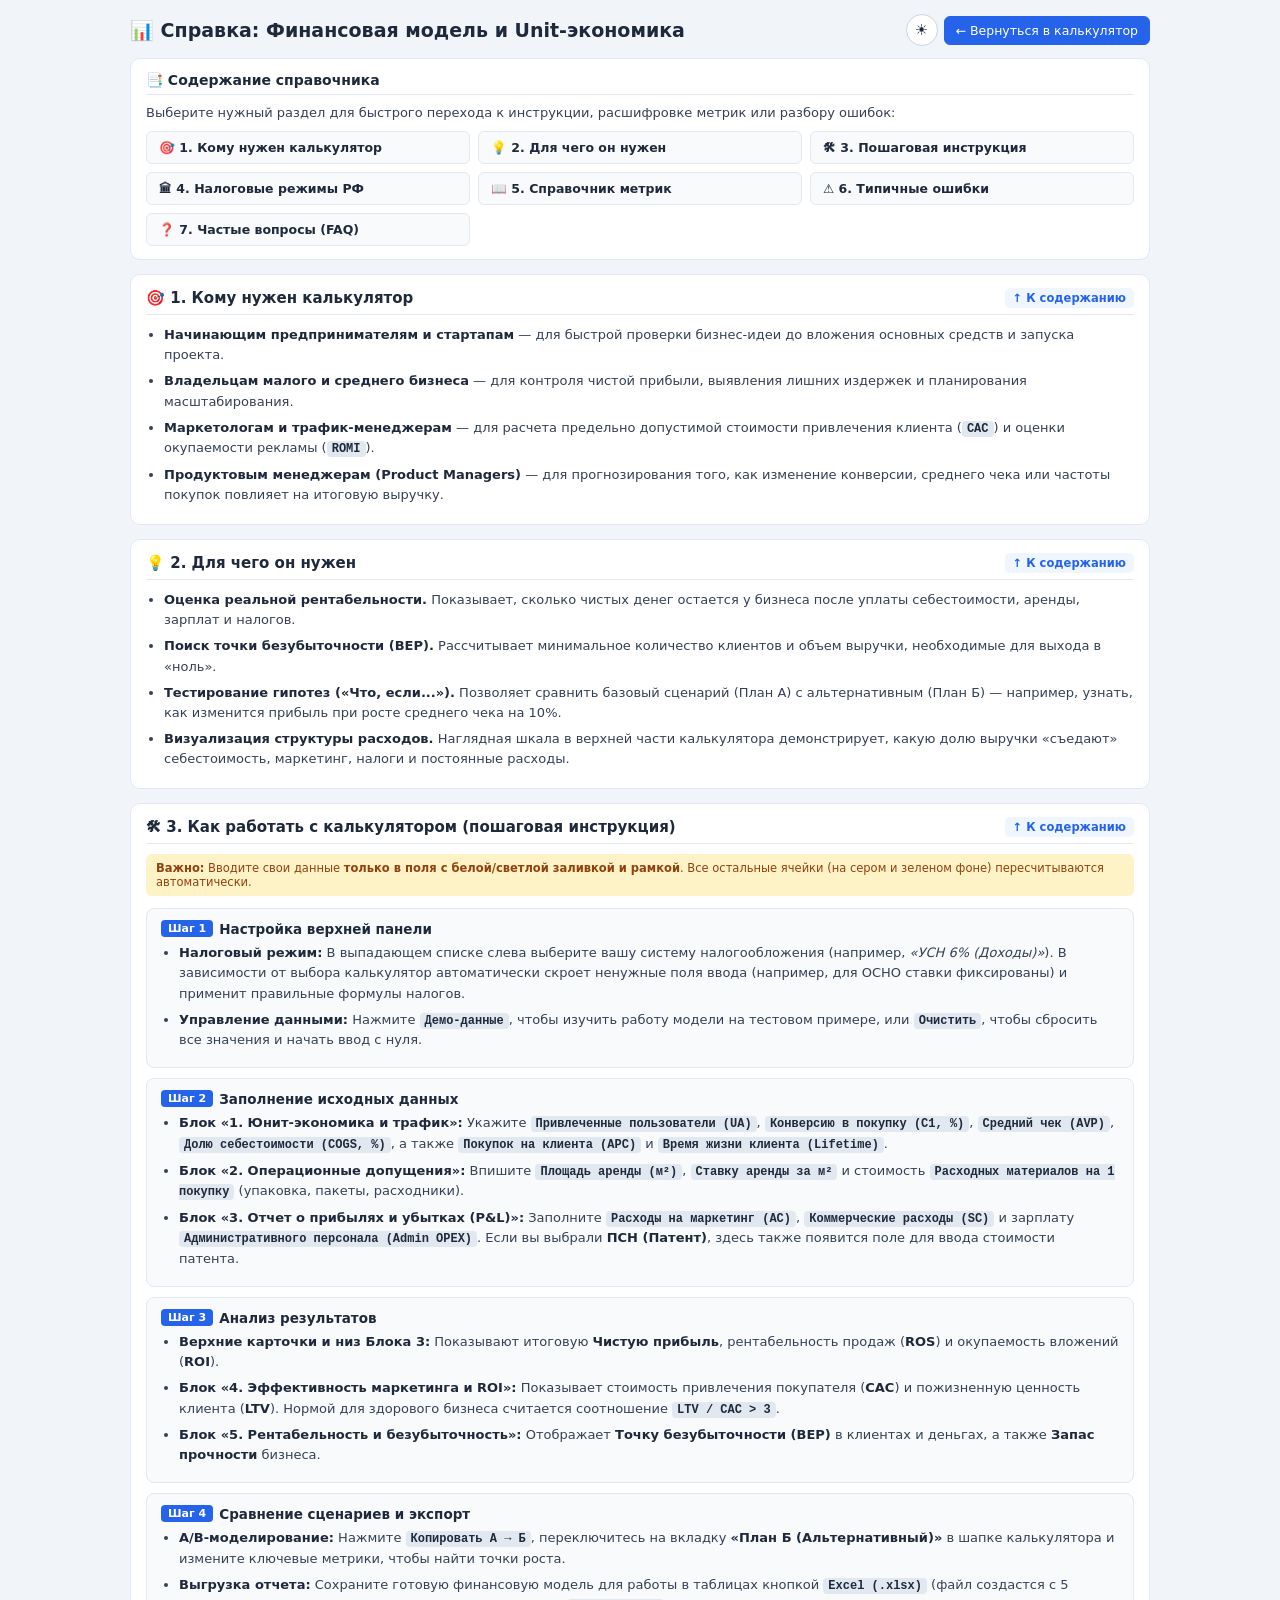
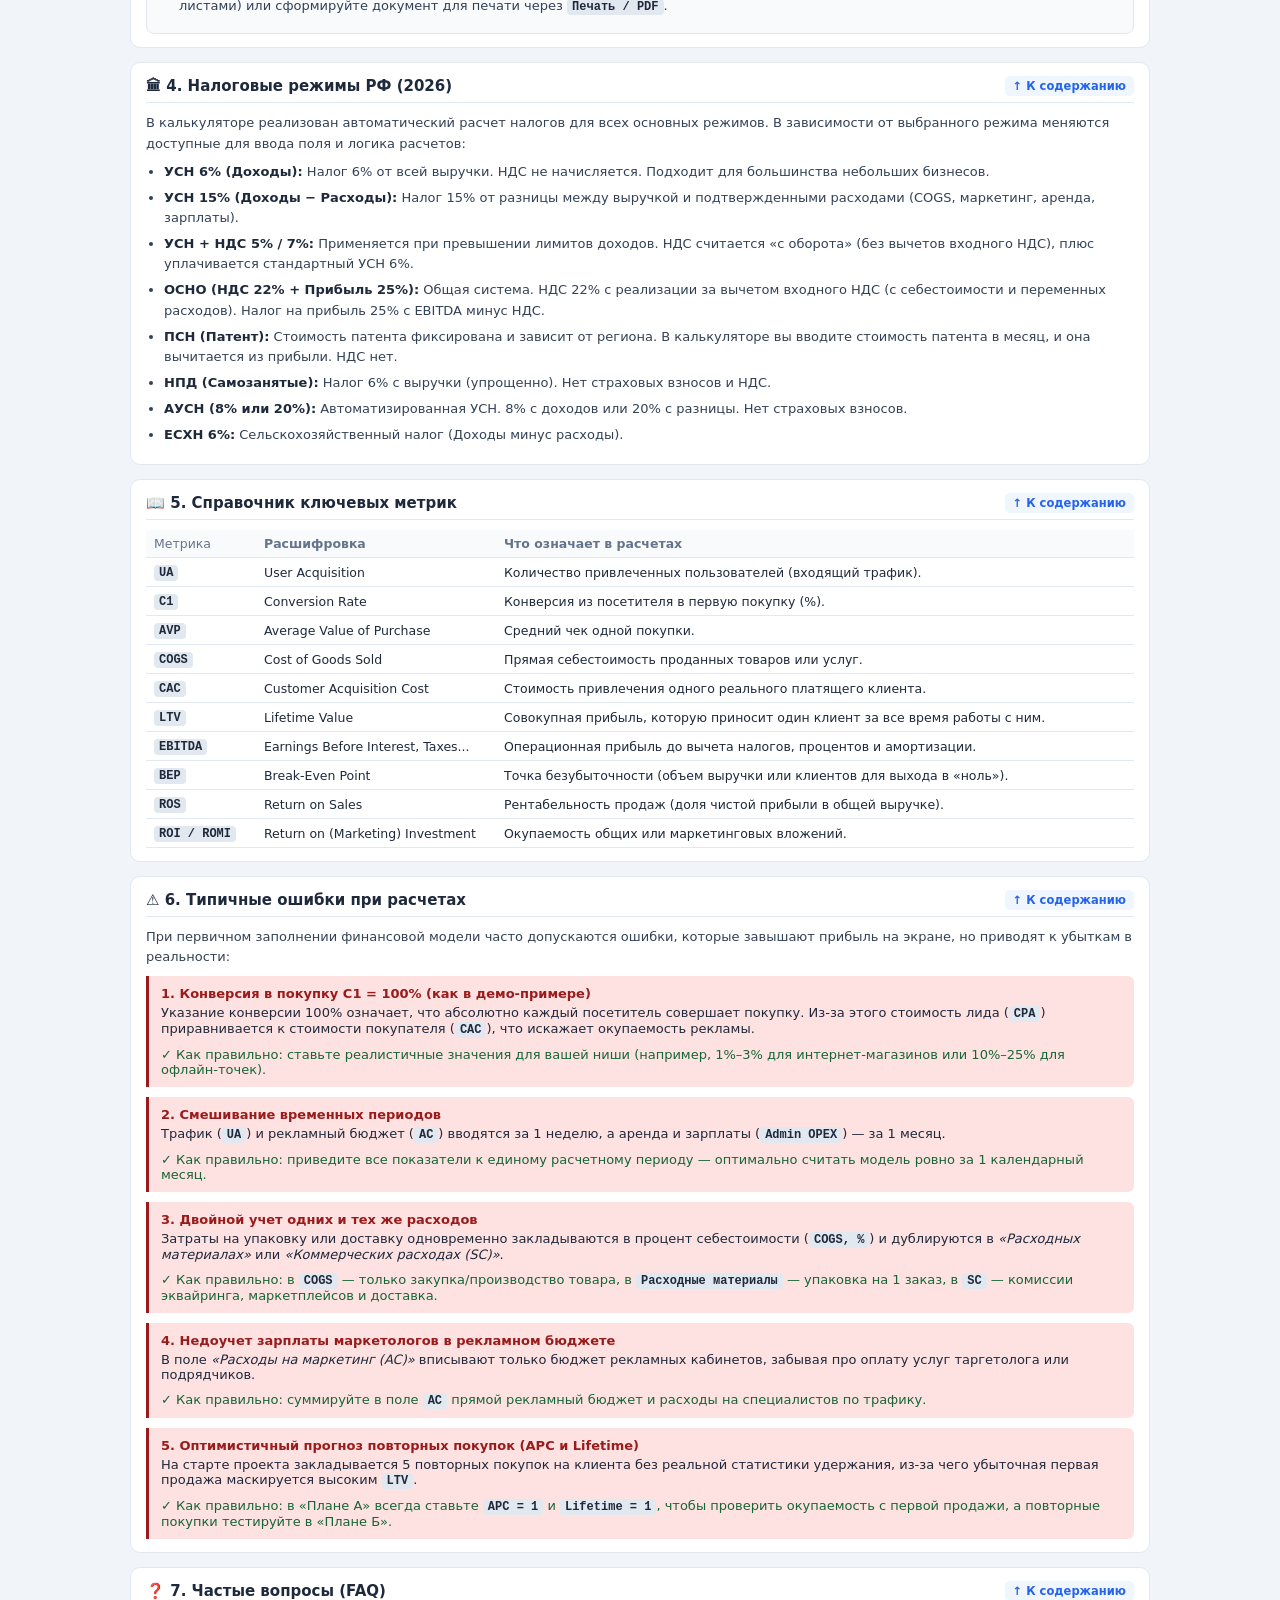
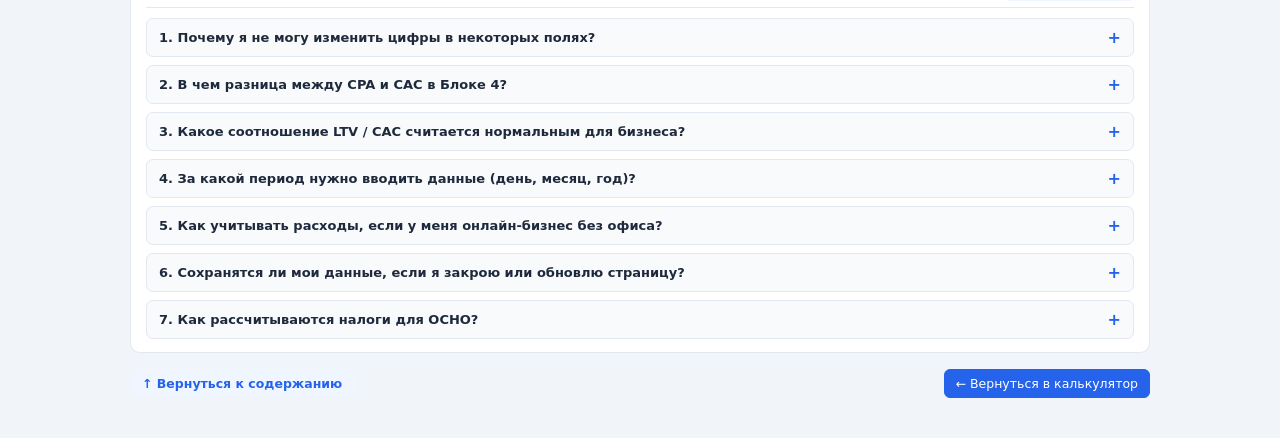
<file: help.html>
<!DOCTYPE html>
<html lang="ru">
<head>
  <meta charset="UTF-8">
  <meta name="viewport" content="width=device-width, initial-scale=1.0">
  <title>Справка — Финансовая модель и Unit-экономика</title>
  <link rel="stylesheet" href="style.css">
  <script>
    (function () {
      try {
        var t = localStorage.getItem('unit_econ_theme');
        if (t === 'light' || t === 'dark') {
          document.documentElement.setAttribute('data-theme', t);
        }
      } catch (e) {}
    })();
  </script>
  <style>
    html { scroll-behavior: smooth; }
    .help-wrapper { max-width: 1020px; margin: 0 auto; padding-bottom: 50px; }
    .help-section { margin-bottom: 14px; scroll-margin-top: 16px; }
    
    /* Заголовок секции с кнопкой возврата к содержанию */
    .sec-head { display: flex; justify-content: space-between; align-items: center; gap: 10px; margin-bottom: 10px; padding-bottom: 6px; border-bottom: 1px solid var(--border); }
    .sec-head h2 { margin: 0 !important; padding: 0 !important; border: none !important; font-size: 15px; }
    .back-toc { font-size: 11.5px; color: var(--primary); text-decoration: none; font-weight: 600; background: var(--primary-bg); padding: 3px 8px; border-radius: 5px; white-space: nowrap; transition: background 0.15s; }
    .back-toc:hover { background: var(--border); }

    /* Оглавление */
    .toc-grid { display: grid; grid-template-columns: repeat(auto-fit, minmax(260px, 1fr)); gap: 8px; margin-top: 6px; }
    .toc-link { display: flex; align-items: center; gap: 8px; padding: 8px 12px; background: var(--bg-subtle); border: 1px solid var(--border); border-radius: 6px; color: var(--text-main); text-decoration: none; font-weight: 600; font-size: 12.5px; transition: all 0.15s; }
    .toc-link:hover { border-color: var(--primary); background: var(--primary-bg); color: var(--primary); }

    /* Текстовые элементы и списки */
    .help-list { padding-left: 18px; line-height: 1.55; color: var(--text-sec); }
    .help-list li { margin-bottom: 6px; }
    .help-list li strong { color: var(--text-main); }
    .help-p { line-height: 1.55; color: var(--text-sec); margin-bottom: 8px; }
    
    /* Шаги инструкции */
    .step-box { background: var(--bg-subtle); border: 1px solid var(--border); border-radius: 8px; padding: 11px 14px; margin-bottom: 10px; }
    .step-box:last-child { margin-bottom: 0; }
    .step-title { font-weight: 700; color: var(--text-main); font-size: 13.5px; margin-bottom: 6px; display: flex; align-items: center; gap: 6px; }
    .badge-step { background: var(--primary); color: #fff; font-size: 11px; padding: 2px 7px; border-radius: 4px; }
    code { background: var(--border); color: var(--text-main); padding: 1px 5px; border-radius: 4px; font-family: ui-monospace, monospace; font-size: 12px; font-weight: 600; }

    /* Карточки ошибок */
    .err-item { border-left: 3px solid var(--danger-text); background: var(--danger-bg); padding: 10px 12px; border-radius: 0 6px 6px 0; margin-bottom: 10px; }
    .err-item:last-child { margin-bottom: 0; }
    .err-title { font-weight: 700; color: var(--danger-text); margin-bottom: 4px; font-size: 13px; }
    .err-fix { margin-top: 5px; padding-top: 5px; border-top: 1px dashed var(--danger-border); color: var(--green-text); font-weight: 500; }

    /* Аккордеон FAQ */
    details.faq-item { border: 1px solid var(--border); border-radius: 7px; margin-bottom: 8px; background: var(--bg-subtle); overflow: hidden; }
    details.faq-item:last-child { margin-bottom: 0; }
    details.faq-item summary { padding: 9px 12px; font-weight: 700; color: var(--text-main); cursor: pointer; list-style: none; display: flex; justify-content: space-between; align-items: center; }
    details.faq-item summary::-webkit-details-marker { display: none; }
    details.faq-item summary::after { content: '+'; font-size: 16px; color: var(--primary); font-weight: 700; }
    details.faq-item[open] summary::after { content: '−'; }
    details.faq-item[open] summary { background: var(--primary-bg); color: var(--primary); border-bottom: 1px solid var(--border); }
    .faq-body { padding: 10px 12px; background: var(--bg-card); line-height: 1.5; color: var(--text-sec); }

    /* Плавающая кнопка к содержанию */
    .floating-toc { position: fixed; bottom: 20px; right: 20px; background: var(--primary); color: #fff; text-decoration: none; padding: 8px 14px; border-radius: 20px; font-weight: 600; font-size: 12.5px; box-shadow: var(--shadow-md); z-index: 999; transition: background 0.15s; }
    .floating-toc:hover { background: var(--primary-hover); }

    /* Адаптивность */
    @media (max-width: 760px) {
      .sec-head { flex-direction: column; align-items: flex-start; gap: 5px; }
      .floating-toc { bottom: 12px; right: 12px; }
    }

    /* Печать */
    @media print {
      .help-wrapper { padding: 0; }
      .floating-toc, .theme-toggle, .no-print { display: none !important; }
      .help-section { page-break-inside: avoid; }
      .toc-grid, .step-box, .err-item, details.faq-item { border: 1px solid #d1d5db !important; background: transparent !important; }
    }
  </style>
</head>
<body>
  <div class="container help-wrapper">
    
    <!-- Верхняя панель навигации -->
    <header class="topbar">
      <div class="title-group">
        <h1>📊 Справка: Финансовая модель и Unit-экономика</h1>
      </div>
      <div class="controls no-print">
        <button type="button" id="themeToggleBtn" class="theme-toggle" title="Переключить тему" aria-label="Переключить тему">
          <span class="icon-sun" aria-hidden="true">☀️</span>
          <span class="icon-moon" aria-hidden="true">🌙</span>
        </button>
        <a href="index.html" style="text-decoration: none;">
          <button type="button" class="primary">← Вернуться в калькулятор</button>
        </a>
      </div>
    </header>

    <!-- Блок Содержания -->
    <section id="toc" class="card help-section">
      <h2>📑 Содержание справочника</h2>
      <p class="help-p">Выберите нужный раздел для быстрого перехода к инструкции, расшифровке метрик или разбору ошибок:</p>
      <div class="toc-grid">
        <a href="#who-needs" class="toc-link">🎯 1. Кому нужен калькулятор</a>
        <a href="#what-for" class="toc-link">💡 2. Для чего он нужен</a>
        <a href="#how-to-use" class="toc-link">🛠 3. Пошаговая инструкция</a>
        <a href="#taxes" class="toc-link">🏛 4. Налоговые режимы РФ</a>
        <a href="#metrics" class="toc-link">📖 5. Справочник метрик</a>
        <a href="#mistakes" class="toc-link">⚠️ 6. Типичные ошибки</a>
        <a href="#faq" class="toc-link">❓ 7. Частые вопросы (FAQ)</a>
      </div>
    </section>

    <!-- 1. Кому нужен калькулятор -->
    <section id="who-needs" class="card help-section">
      <div class="sec-head">
        <h2>🎯 1. Кому нужен калькулятор</h2>
        <a href="#toc" class="back-toc">↑ К содержанию</a>
      </div>
      <ul class="help-list">
        <li><strong>Начинающим предпринимателям и стартапам</strong> — для быстрой проверки бизнес-идеи до вложения основных средств и запуска проекта.</li>
        <li><strong>Владельцам малого и среднего бизнеса</strong> — для контроля чистой прибыли, выявления лишних издержек и планирования масштабирования.</li>
        <li><strong>Маркетологам и трафик-менеджерам</strong> — для расчета предельно допустимой стоимости привлечения клиента (<code>CAC</code>) и оценки окупаемости рекламы (<code>ROMI</code>).</li>
        <li><strong>Продуктовым менеджерам (Product Managers)</strong> — для прогнозирования того, как изменение конверсии, среднего чека или частоты покупок повлияет на итоговую выручку.</li>
      </ul>
    </section>

    <!-- 2. Для чего он нужен -->
    <section id="what-for" class="card help-section">
      <div class="sec-head">
        <h2>💡 2. Для чего он нужен</h2>
        <a href="#toc" class="back-toc">↑ К содержанию</a>
      </div>
      <ul class="help-list">
        <li><strong>Оценка реальной рентабельности.</strong> Показывает, сколько чистых денег остается у бизнеса после уплаты себестоимости, аренды, зарплат и налогов.</li>
        <li><strong>Поиск точки безубыточности (BEP).</strong> Рассчитывает минимальное количество клиентов и объем выручки, необходимые для выхода в «ноль».</li>
        <li><strong>Тестирование гипотез («Что, если...»).</strong> Позволяет сравнить базовый сценарий (План А) с альтернативным (План Б) — например, узнать, как изменится прибыль при росте среднего чека на 10%.</li>
        <li><strong>Визуализация структуры расходов.</strong> Наглядная шкала в верхней части калькулятора демонстрирует, какую долю выручки «съедают» себестоимость, маркетинг, налоги и постоянные расходы.</li>
      </ul>
    </section>

    <!-- 3. Пошаговая инструкция -->
    <section id="how-to-use" class="card help-section">
      <div class="sec-head">
        <h2>🛠 3. Как работать с калькулятором (пошаговая инструкция)</h2>
        <a href="#toc" class="back-toc">↑ К содержанию</a>
      </div>
      
      <div class="alert" style="display: block; margin-top: 0; margin-bottom: 12px;">
        <strong>Важно:</strong> Вводите свои данные <strong>только в поля с белой/светлой заливкой и рамкой</strong>. Все остальные ячейки (на сером и зеленом фоне) пересчитываются автоматически.
      </div>

      <div class="step-box">
        <div class="step-title"><span class="badge-step">Шаг 1</span> Настройка верхней панели</div>
        <ul class="help-list" style="margin-bottom: 0;">
          <li><strong>Налоговый режим:</strong> В выпадающем списке слева выберите вашу систему налогообложения (например, <em>«УСН 6% (Доходы)»</em>). В зависимости от выбора калькулятор автоматически скроет ненужные поля ввода (например, для ОСНО ставки фиксированы) и применит правильные формулы налогов.</li>
          <li><strong>Управление данными:</strong> Нажмите <code>Демо-данные</code>, чтобы изучить работу модели на тестовом примере, или <code>Очистить</code>, чтобы сбросить все значения и начать ввод с нуля.</li>
        </ul>
      </div>

      <div class="step-box">
        <div class="step-title"><span class="badge-step">Шаг 2</span> Заполнение исходных данных</div>
        <ul class="help-list" style="margin-bottom: 0;">
          <li><strong>Блок «1. Юнит-экономика и трафик»:</strong> Укажите <code>Привлеченные пользователи (UA)</code>, <code>Конверсию в покупку (C1, %)</code>, <code>Средний чек (AVP)</code>, <code>Долю себестоимости (COGS, %)</code>, а также <code>Покупок на клиента (APC)</code> и <code>Время жизни клиента (Lifetime)</code>.</li>
          <li><strong>Блок «2. Операционные допущения»:</strong> Впишите <code>Площадь аренды (м²)</code>, <code>Ставку аренды за м²</code> и стоимость <code>Расходных материалов на 1 покупку</code> (упаковка, пакеты, расходники).</li>
          <li><strong>Блок «3. Отчет о прибылях и убытках (P&amp;L)»:</strong> Заполните <code>Расходы на маркетинг (AC)</code>, <code>Коммерческие расходы (SC)</code> и зарплату <code>Административного персонала (Admin OPEX)</code>. Если вы выбрали <strong>ПСН (Патент)</strong>, здесь также появится поле для ввода стоимости патента.</li>
        </ul>
      </div>

      <div class="step-box">
        <div class="step-title"><span class="badge-step">Шаг 3</span> Анализ результатов</div>
        <ul class="help-list" style="margin-bottom: 0;">
          <li><strong>Верхние карточки и низ Блока 3:</strong> Показывают итоговую <strong>Чистую прибыль</strong>, рентабельность продаж (<strong>ROS</strong>) и окупаемость вложений (<strong>ROI</strong>).</li>
          <li><strong>Блок «4. Эффективность маркетинга и ROI»:</strong> Показывает стоимость привлечения покупателя (<strong>CAC</strong>) и пожизненную ценность клиента (<strong>LTV</strong>). Нормой для здорового бизнеса считается соотношение <code>LTV / CAC &gt; 3</code>.</li>
          <li><strong>Блок «5. Рентабельность и безубыточность»:</strong> Отображает <strong>Точку безубыточности (BEP)</strong> в клиентах и деньгах, а также <strong>Запас прочности</strong> бизнеса.</li>
        </ul>
      </div>

      <div class="step-box">
        <div class="step-title"><span class="badge-step">Шаг 4</span> Сравнение сценариев и экспорт</div>
        <ul class="help-list" style="margin-bottom: 0;">
          <li><strong>A/B-моделирование:</strong> Нажмите <code>Копировать А → Б</code>, переключитесь на вкладку <strong>«План Б (Альтернативный)»</strong> в шапке калькулятора и измените ключевые метрики, чтобы найти точки роста.</li>
          <li><strong>Выгрузка отчета:</strong> Сохраните готовую финансовую модель для работы в таблицах кнопкой <code>Excel (.xlsx)</code> (файл создастся с 5 листами) или сформируйте документ для печати через <code>Печать / PDF</code>.</li>
        </ul>
      </div>
    </section>

    <!-- 4. Налоговые режимы -->
    <section id="taxes" class="card help-section">
      <div class="sec-head">
        <h2>🏛 4. Налоговые режимы РФ (2026)</h2>
        <a href="#toc" class="back-toc">↑ К содержанию</a>
      </div>
      <p class="help-p">В калькуляторе реализован автоматический расчет налогов для всех основных режимов. В зависимости от выбранного режима меняются доступные для ввода поля и логика расчетов:</p>
      
      <ul class="help-list">
        <li><strong>УСН 6% (Доходы):</strong> Налог 6% от всей выручки. НДС не начисляется. Подходит для большинства небольших бизнесов.</li>
        <li><strong>УСН 15% (Доходы − Расходы):</strong> Налог 15% от разницы между выручкой и подтвержденными расходами (COGS, маркетинг, аренда, зарплаты).</li>
        <li><strong>УСН + НДС 5% / 7%:</strong> Применяется при превышении лимитов доходов. НДС считается «с оборота» (без вычетов входного НДС), плюс уплачивается стандартный УСН 6%.</li>
        <li><strong>ОСНО (НДС 22% + Прибыль 25%):</strong> Общая система. НДС 22% с реализации за вычетом входного НДС (с себестоимости и переменных расходов). Налог на прибыль 25% с EBITDA минус НДС.</li>
        <li><strong>ПСН (Патент):</strong> Стоимость патента фиксирована и зависит от региона. В калькуляторе вы вводите стоимость патента в месяц, и она вычитается из прибыли. НДС нет.</li>
        <li><strong>НПД (Самозанятые):</strong> Налог 6% с выручки (упрощенно). Нет страховых взносов и НДС.</li>
        <li><strong>АУСН (8% или 20%):</strong> Автоматизированная УСН. 8% с доходов или 20% с разницы. Нет страховых взносов.</li>
        <li><strong>ЕСХН 6%:</strong> Сельскохозяйственный налог (Доходы минус расходы).</li>
      </ul>
    </section>

    <!-- 5. Справочник метрик -->
    <section id="metrics" class="card help-section">
      <div class="sec-head">
        <h2>📖 5. Справочник ключевых метрик</h2>
        <a href="#toc" class="back-toc">↑ К содержанию</a>
      </div>
      <div style="overflow-x: auto;">
        <table class="compare-table">
          <thead>
            <tr>
              <th style="width: 110px;">Метрика</th>
              <th style="width: 240px; text-align: left;">Расшифровка</th>
              <th style="text-align: left;">Что означает в расчетах</th>
            </tr>
          </thead>
          <tbody>
            <tr>
              <td><code>UA</code></td>
              <td style="text-align: left;">User Acquisition</td>
              <td style="text-align: left;">Количество привлеченных пользователей (входящий трафик).</td>
            </tr>
            <tr>
              <td><code>C1</code></td>
              <td style="text-align: left;">Conversion Rate</td>
              <td style="text-align: left;">Конверсия из посетителя в первую покупку (%).</td>
            </tr>
            <tr>
              <td><code>AVP</code></td>
              <td style="text-align: left;">Average Value of Purchase</td>
              <td style="text-align: left;">Средний чек одной покупки.</td>
            </tr>
            <tr>
              <td><code>COGS</code></td>
              <td style="text-align: left;">Cost of Goods Sold</td>
              <td style="text-align: left;">Прямая себестоимость проданных товаров или услуг.</td>
            </tr>
            <tr>
              <td><code>CAC</code></td>
              <td style="text-align: left;">Customer Acquisition Cost</td>
              <td style="text-align: left;">Стоимость привлечения одного реального платящего клиента.</td>
            </tr>
            <tr>
              <td><code>LTV</code></td>
              <td style="text-align: left;">Lifetime Value</td>
              <td style="text-align: left;">Совокупная прибыль, которую приносит один клиент за все время работы с ним.</td>
            </tr>
            <tr>
              <td><code>EBITDA</code></td>
              <td style="text-align: left;">Earnings Before Interest, Taxes...</td>
              <td style="text-align: left;">Операционная прибыль до вычета налогов, процентов и амортизации.</td>
            </tr>
            <tr>
              <td><code>BEP</code></td>
              <td style="text-align: left;">Break-Even Point</td>
              <td style="text-align: left;">Точка безубыточности (объем выручки или клиентов для выхода в «ноль»).</td>
            </tr>
            <tr>
              <td><code>ROS</code></td>
              <td style="text-align: left;">Return on Sales</td>
              <td style="text-align: left;">Рентабельность продаж (доля чистой прибыли в общей выручке).</td>
            </tr>
            <tr>
              <td><code>ROI / ROMI</code></td>
              <td style="text-align: left;">Return on (Marketing) Investment</td>
              <td style="text-align: left;">Окупаемость общих или маркетинговых вложений.</td>
            </tr>
          </tbody>
        </table>
      </div>
    </section>

    <!-- 6. Типичные ошибки при расчетах -->
    <section id="mistakes" class="card help-section">
      <div class="sec-head">
        <h2>⚠️ 6. Типичные ошибки при расчетах</h2>
        <a href="#toc" class="back-toc">↑ К содержанию</a>
      </div>
      <p class="help-p">При первичном заполнении финансовой модели часто допускаются ошибки, которые завышают прибыль на экране, но приводят к убыткам в реальности:</p>

      <div class="err-item">
        <div class="err-title">1. Конверсия в покупку C1 = 100% (как в демо-примере)</div>
        <div>Указание конверсии 100% означает, что абсолютно каждый посетитель совершает покупку. Из-за этого стоимость лида (<code>CPA</code>) приравнивается к стоимости покупателя (<code>CAC</code>), что искажает окупаемость рекламы.</div>
        <div class="err-fix">✓ Как правильно: ставьте реалистичные значения для вашей ниши (например, 1%–3% для интернет-магазинов или 10%–25% для офлайн-точек).</div>
      </div>

      <div class="err-item">
        <div class="err-title">2. Смешивание временных периодов</div>
        <div>Трафик (<code>UA</code>) и рекламный бюджет (<code>AC</code>) вводятся за 1 неделю, а аренда и зарплаты (<code>Admin OPEX</code>) — за 1 месяц.</div>
        <div class="err-fix">✓ Как правильно: приведите все показатели к единому расчетному периоду — оптимально считать модель ровно за 1 календарный месяц.</div>
      </div>

      <div class="err-item">
        <div class="err-title">3. Двойной учет одних и тех же расходов</div>
        <div>Затраты на упаковку или доставку одновременно закладываются в процент себестоимости (<code>COGS, %</code>) и дублируются в <em>«Расходных материалах»</em> или <em>«Коммерческих расходах (SC)»</em>.</div>
        <div class="err-fix">✓ Как правильно: в <code>COGS</code> — только закупка/производство товара, в <code>Расходные материалы</code> — упаковка на 1 заказ, в <code>SC</code> — комиссии эквайринга, маркетплейсов и доставка.</div>
      </div>

      <div class="err-item">
        <div class="err-title">4. Недоучет зарплаты маркетологов в рекламном бюджете</div>
        <div>В поле <em>«Расходы на маркетинг (AC)»</em> вписывают только бюджет рекламных кабинетов, забывая про оплату услуг таргетолога или подрядчиков.</div>
        <div class="err-fix">✓ Как правильно: суммируйте в поле <code>AC</code> прямой рекламный бюджет и расходы на специалистов по трафику.</div>
      </div>

      <div class="err-item">
        <div class="err-title">5. Оптимистичный прогноз повторных покупок (APC и Lifetime)</div>
        <div>На старте проекта закладывается 5 повторных покупок на клиента без реальной статистики удержания, из-за чего убыточная первая продажа маскируется высоким <code>LTV</code>.</div>
        <div class="err-fix">✓ Как правильно: в «Плане А» всегда ставьте <code>APC = 1</code> и <code>Lifetime = 1</code>, чтобы проверить окупаемость с первой продажи, а повторные покупки тестируйте в «Плане Б».</div>
      </div>
    </section>

    <!-- 7. Частые вопросы (FAQ) -->
    <section id="faq" class="card help-section">
      <div class="sec-head">
        <h2>❓ 7. Частые вопросы (FAQ)</h2>
        <a href="#toc" class="back-toc">↑ К содержанию</a>
      </div>

      <details class="faq-item">
        <summary>1. Почему я не могу изменить цифры в некоторых полях?</summary>
        <div class="faq-body">
          В калькуляторе реализована защита от случайного удаления формул. Редактировать можно <strong>только ячейки со светлой заливкой и рамкой</strong> (вводные данные). Остальные поля рассчитываются автоматически.
        </div>
      </details>

      <details class="faq-item">
        <summary>2. В чем разница между CPA и CAC в Блоке 4?</summary>
        <div class="faq-body">
          <strong>CPA</strong> — стоимость привлечения одного потенциального клиента (посетителя/лида). <strong>CAC</strong> — стоимость привлечения одного реального покупателя. Если конверсия (<code>C1</code>) ниже 100%, стоимость покупателя (<code>CAC</code>) всегда будет выше стоимости лида (<code>CPA</code>).
        </div>
      </details>

      <details class="faq-item">
        <summary>3. Какое соотношение LTV / CAC считается нормальным для бизнеса?</summary>
        <div class="faq-body">
          Ориентиром для здоровой бизнес-модели считается показатель <code>LTV / CAC &gt;= 3</code> (клиент приносит минимум в 3 раза больше прибыли, чем потрачено на его привлечение). Если показатель меньше <code>1</code> — бизнес работает в убыток на каждом клиенте.
        </div>
      </details>

      <details class="faq-item">
        <summary>4. За какой период нужно вводить данные (день, месяц, год)?</summary>
        <div class="faq-body">
          Калькулятор универсален, но важно соблюдать <strong>единый временной горизонт</strong> для всех полей. Если трафик и реклама указаны за 1 месяц, то аренда, зарплаты и время жизни клиента также должны быть указаны за 1 месяц.
        </div>
      </details>

      <details class="faq-item">
        <summary>5. Как учитывать расходы, если у меня онлайн-бизнес без офиса?</summary>
        <div class="faq-body">
          В <strong>Блоке 2 («Операционные допущения»)</strong> просто поставьте <code>0</code> в полях <em>«Площадь аренды»</em> и <em>«Ставка аренды»</em>. Если нет затрат на упаковку, также укажите <code>0</code> в поле <em>«Расходные материалы на 1 покупку»</em>.
        </div>
      </details>

      <details class="faq-item">
        <summary>6. Сохранятся ли мои данные, если я закрою или обновлю страницу?</summary>
        <div class="faq-body">
          Чтобы не потерять расчеты при случайном обновлении вкладки, регулярно сохраняйте готовую модель на компьютер кнопкой <code>Excel (.xlsx)</code> или <code>Печать / PDF</code> на верхней панели калькулятора. Также все введенные данные автоматически сохраняются в памяти браузера (localStorage).
        </div>
      </details>

      <details class="faq-item">
        <summary>7. Как рассчитываются налоги для ОСНО?</summary>
        <div class="faq-body">
          В калькуляторе для ОСНО заложена ставка НДС 22% с вычетом входного НДС (по себестоимости и переменным расходам) и налог на прибыль 25% с операционной прибыли (EBITDA) за вычетом НДС.
        </div>
      </details>
    </section>

    <!-- Нижняя навигация -->
    <div style="display: flex; justify-content: space-between; align-items: center; margin-top: 16px;">
      <a href="#toc" class="back-toc" style="padding: 7px 12px; font-size: 12.5px;">↑ Вернуться к содержанию</a>
      <a href="index.html" style="text-decoration: none;">
        <button type="button" class="primary">← Вернуться в калькулятор</button>
      </a>
    </div>

  </div>

  <script>
    // Логика переключения темы для страницы справки
    (function () {
      var THEME_KEY = 'unit_econ_theme';
      
      function getStoredTheme() {
        try { var t = localStorage.getItem(THEME_KEY); if (t === 'light' || t === 'dark') return t; } catch (e) {}
        return null;
      }
      function getSystemTheme() {
        if (window.matchMedia && window.matchMedia('(prefers-color-scheme: dark)').matches) return 'dark';
        return 'light';
      }
      function applyTheme(theme) {
        document.documentElement.setAttribute('data-theme', theme);
        var btn = document.getElementById('themeToggleBtn');
        if (btn) {
          btn.setAttribute('aria-label', theme === 'dark' ? 'Переключить на светлую тему' : 'Переключить на тёмную тему');
          btn.title = theme === 'dark' ? 'Светлая тема' : 'Тёмная тема';
        }
      }

      var stored = getStoredTheme();
      applyTheme(stored || getSystemTheme());

      var btn = document.getElementById('themeToggleBtn');
      if (btn) {
        btn.addEventListener('click', function () {
          var current = document.documentElement.getAttribute('data-theme') || getSystemTheme();
          var next = current === 'dark' ? 'light' : 'dark';
          applyTheme(next);
          try { localStorage.setItem(THEME_KEY, next); } catch (e) {}
        });
      }

      if (window.matchMedia) {
        var mq = window.matchMedia('(prefers-color-scheme: dark)');
        var handler = function () { if (!getStoredTheme()) applyTheme(getSystemTheme()); };
        if (mq.addEventListener) mq.addEventListener('change', handler);
        else if (mq.addListener) mq.addListener(handler);
      }
    })();
  </script>
</body>
</html>
</file>
<file: style.css>
/* =========================================================
   Переменные: Светлая и Тёмная темы
   ========================================================= */
:root,
[data-theme="light"] {
  color-scheme: light;
  --bg-page: #f1f5f9;
  --bg-card: #ffffff;
  --bg-subtle: #f8fafc;
  --border: #e2e8f0;
  --border-input: #cbd5e1;
  
  --text-main: #1e293b;
  --text-sec: #334155;
  --text-muted: #64748b;
  
  --primary: #2563eb;
  --primary-hover: #1d4ed8;
  --primary-bg: #eff6ff;
  
  --green-bg: #dcfce7;
  --green-text: #166534;
  --danger-bg: #fee2e2;
  --danger-text: #991b1b;
  --alert-bg: #fef3c7;
  --alert-text: #92400e;
  
  --shadow-sm: 0 1px 2px rgba(0,0,0,0.05);
  --shadow-md: 0 4px 6px rgba(0,0,0,0.05);
}

[data-theme="dark"] {
  color-scheme: dark;
  --bg-page: #0b1220;
  --bg-card: #121a2b;
  --bg-subtle: #0f1728;
  --border: #243049;
  --border-input: #33415c;
  
  --text-main: #e8edf7;
  --text-sec: #a9b4c8;
  --text-muted: #7b879c;
  
  --primary: #5b8cff;
  --primary-hover: #79a1ff;
  --primary-bg: #1a2745;
  
  --green-bg: #0f2a1d;
  --green-text: #4ade80;
  --danger-bg: #2a1216;
  --danger-text: #f87171;
  --alert-bg: #3b2a10;
  --alert-text: #fbbf24;
  
  --shadow-sm: 0 1px 2px rgba(0,0,0,0.4);
  --shadow-md: 0 4px 12px rgba(0,0,0,0.45);
}

@media (prefers-color-scheme: dark) {
  :root:not([data-theme="light"]):not([data-theme="dark"]) {
    color-scheme: dark;
    --bg-page: #0b1220;
    --bg-card: #121a2b;
    --bg-subtle: #0f1728;
    --border: #243049;
    --border-input: #33415c;
    --text-main: #e8edf7;
    --text-sec: #a9b4c8;
    --text-muted: #7b879c;
    --primary: #5b8cff;
    --primary-hover: #79a1ff;
    --primary-bg: #1a2745;
    --green-bg: #0f2a1d;
    --green-text: #4ade80;
    --danger-bg: #2a1216;
    --danger-text: #f87171;
    --alert-bg: #3b2a10;
    --alert-text: #fbbf24;
    --shadow-sm: 0 1px 2px rgba(0,0,0,0.4);
    --shadow-md: 0 4px 12px rgba(0,0,0,0.45);
  }
}

/* =========================================================
   База
   ========================================================= */
* { box-sizing: border-box; margin: 0; padding: 0; font-family: system-ui, -apple-system, sans-serif; }
html { scroll-behavior: smooth; }
@media (prefers-reduced-motion: reduce) {
  html { scroll-behavior: auto; }
  *, *::before, *::after { animation-duration: 0.001ms !important; transition-duration: 0.001ms !important; }
}

body { 
  background: var(--bg-page); 
  color: var(--text-main); 
  font-size: 13px; 
  padding: 14px; 
  transition: background-color 0.2s, color 0.2s;
}
.container { max-width: 1380px; margin: 0 auto; }

/* Скроллбар */
* { scrollbar-color: var(--border-input) var(--bg-page); scrollbar-width: thin; }
*::-webkit-scrollbar { width: 10px; height: 10px; }
*::-webkit-scrollbar-track { background: var(--bg-page); }
*::-webkit-scrollbar-thumb { background: var(--border-input); border-radius: 6px; }

/* =========================================================
   Шапка и кнопки
   ========================================================= */
.topbar { display: flex; justify-content: space-between; align-items: center; flex-wrap: wrap; gap: 10px; margin-bottom: 12px; }
.title-group { display: flex; align-items: center; flex-wrap: wrap; gap: 12px; }
.topbar h1 { font-size: 19px; font-weight: 700; color: var(--text-main); }
.plan-tabs { display: flex; gap: 4px; background: var(--border); padding: 3px; border-radius: 8px; }
.plan-tabs button { border: none; background: transparent; padding: 5px 10px; border-radius: 6px; font-size: 12px; color: var(--text-sec); cursor: pointer; transition: background 0.15s; }
.plan-tabs button:hover { background: rgba(0,0,0,0.05); }
[data-theme="dark"] .plan-tabs button:hover { background: rgba(255,255,255,0.05); }
.plan-tabs button.active { background: var(--bg-card); color: var(--text-main); font-weight: 700; box-shadow: var(--shadow-sm); }
#btn-copy-ab { background: var(--bg-subtle); color: var(--primary); font-weight: 600; margin-left: 4px; }
#btn-copy-ab:hover { background: var(--primary-bg); }
.print-badge { display: none; font-size: 12px; font-weight: 600; color: var(--text-sec); }

.controls { display: flex; gap: 6px; flex-wrap: wrap; align-items: center; }
select, button { padding: 6px 11px; border: 1px solid var(--border-input); border-radius: 6px; background: var(--bg-card); color: var(--text-main); font-size: 12.5px; cursor: pointer; font-weight: 500; transition: all 0.15s; font-family: inherit; }
select:focus-visible, button:focus-visible { outline: 2px solid var(--primary); outline-offset: 1px; }
button:hover { background: var(--bg-subtle); }
button.primary { background: var(--primary); color: #fff; border-color: var(--primary); }
button.primary:hover { background: var(--primary-hover); }
button.success { background: #16a34a; color: #fff; border-color: #16a34a; }
button.success:hover { background: #15803d; }

/* Переключатель темы */
.theme-toggle { display: inline-flex; align-items: center; justify-content: center; width: 32px; height: 32px; border-radius: 50%; padding: 0; font-size: 15px; }
.theme-toggle .icon-moon { display: none; }
[data-theme="dark"] .theme-toggle .icon-sun { display: none; }
[data-theme="dark"] .theme-toggle .icon-moon { display: inline; }
@media (prefers-color-scheme: dark) {
  :root:not([data-theme="light"]) .theme-toggle .icon-sun { display: none; }
  :root:not([data-theme="light"]) .theme-toggle .icon-moon { display: inline; }
}

/* =========================================================
   KPI и Графика
   ========================================================= */
.kpi-strip { display: grid; grid-template-columns: repeat(4, 1fr); gap: 12px; margin-bottom: 12px; }
.kpi-card { background: var(--bg-card); padding: 10px 14px; border-radius: 10px; border: 1px solid var(--border); display: flex; flex-direction: column; align-items: center; transition: background-color 0.2s, border-color 0.2s; }
.kpi-title { font-size: 11.5px; color: var(--text-muted); font-weight: 600; margin-bottom: 2px; }
.kpi-val { font-size: 18px; font-weight: 700; color: var(--text-main); }

.structure-card { margin-bottom: 12px; padding: 12px 16px !important; }
.structure-header { display: flex; justify-content: space-between; align-items: center; flex-wrap: wrap; gap: 8px; margin-bottom: 8px; }
.structure-header h2 { margin: 0 !important; padding: 0 !important; border: none !important; font-size: 13.5px !important; }
.structure-legend { display: flex; flex-wrap: wrap; gap: 12px; font-size: 11.5px; }
.leg-item { display: flex; align-items: center; gap: 5px; color: var(--text-sec); font-weight: 500; }
.leg-dot { width: 10px; height: 10px; border-radius: 3px; display: inline-block; }
.stacked-bar { display: flex; height: 18px; width: 100%; border-radius: 6px; overflow: hidden; background: var(--border); }
.bar-seg { height: 100%; transition: width 0.25s ease; display: flex; align-items: center; justify-content: center; color: #fff; font-size: 10px; font-weight: 700; overflow: hidden; white-space: nowrap; }

/* =========================================================
   Сетка и карточки
   ========================================================= */
.grid { display: grid; grid-template-columns: repeat(3, 1fr); gap: 12px; align-items: start; margin-bottom: 12px; }
.col { display: flex; flex-direction: column; gap: 12px; }
.card { background: var(--bg-card); border-radius: 10px; padding: 13px 15px; border: 1px solid var(--border); transition: background-color 0.2s, border-color 0.2s; }
.card h2 { font-size: 14px; font-weight: 700; margin-bottom: 8px; padding-bottom: 6px; border-bottom: 1px solid var(--border); color: var(--text-main); }

.row { display: flex; justify-content: space-between; align-items: center; padding: 4.5px 0; gap: 8px; }
.row label, .row .lbl { color: var(--text-sec); }
.row input { width: 105px; padding: 4px 7px; border: 1px solid var(--border-input); border-radius: 5px; text-align: right; font-weight: 600; background: var(--bg-subtle); color: var(--text-main); font-size: 12.5px; transition: border-color 0.15s, background 0.15s; font-family: inherit; }
.row input:focus { outline: none; border-color: var(--primary); background: var(--bg-card); }
.row .val { font-weight: 600; text-align: right; white-space: nowrap; }

hr { border: none; border-top: 1px solid var(--border); margin: 5px 0; }
.row.highlight { background: var(--green-bg); color: var(--green-text); padding: 5px 8px; border-radius: 6px; margin: 3px 0; font-weight: 600; }
.row.highlight .lbl { color: var(--green-text); }
.row.highlight.negative { background: var(--danger-bg); color: var(--danger-text); }
.row.highlight.negative .lbl { color: var(--danger-text); }
.row.total { font-weight: 700; font-size: 13.5px; margin-top: 5px; }
.negative-text { color: var(--danger-text) !important; }
.positive-text { color: var(--green-text) !important; }

.alert { display: none; margin-top: 8px; padding: 7px 10px; background: var(--alert-bg); color: var(--alert-text); border-radius: 6px; font-size: 11.5px; }

/* =========================================================
   Сравнение
   ========================================================= */
.compare-layout { display: grid; grid-template-columns: 1.5fr 1fr; gap: 20px; align-items: center; }
.compare-table { width: 100%; border-collapse: collapse; font-size: 12.5px; }
.compare-table th, .compare-table td { padding: 6px 8px; border-bottom: 1px solid var(--border); text-align: right; }
.compare-table th:first-child, .compare-table td:first-child { text-align: left; font-weight: 500; }
.compare-table th { color: var(--text-muted); font-weight: 600; background: var(--bg-subtle); }

.compare-bars { display: flex; flex-direction: column; gap: 14px; background: var(--bg-subtle); padding: 14px; border-radius: 8px; border: 1px solid var(--border); }
.cbar-group { display: flex; flex-direction: column; gap: 5px; }
.cbar-title { font-size: 12px; font-weight: 700; color: var(--text-sec); }
.cbar-row { display: flex; align-items: center; gap: 8px; font-size: 11.5px; }
.cbar-label { width: 52px; font-weight: 600; color: var(--text-muted); }
.cbar-track { flex: 1; height: 14px; background: var(--border); border-radius: 4px; overflow: hidden; }
.cbar-fill { height: 100%; border-radius: 4px; transition: width 0.25s; }
.cbar-fill.plan-a { background: #3b82f6; }
.cbar-fill.plan-b { background: #10b981; }
.cbar-val { width: 95px; text-align: right; font-weight: 600; }

/* Тултипы */
.tip { display: inline-flex; align-items: center; justify-content: center; width: 14px; height: 14px; margin-left: 4px; border-radius: 50%; background: var(--border); color: var(--text-sec); font-size: 10px; font-weight: 700; cursor: help; position: relative; }
.tip:hover { background: var(--primary); color: #fff; }
.tip::after { content: attr(data-tip); position: absolute; bottom: 135%; left: 50%; transform: translateX(-50%); width: 230px; padding: 8px; background: #1e293b; color: #fff; font-size: 11px; font-weight: 400; line-height: 1.35; border-radius: 6px; white-space: normal; text-align: left; opacity: 0; pointer-events: none; transition: opacity 0.15s; z-index: 100; box-shadow: var(--shadow-md); }
.tip:hover::after { opacity: 1; }
[data-theme="dark"] .tip::after { background: #0f1728; border: 1px solid var(--border); }

/* Анимация */
@keyframes valueFlash { 0% { background-color: #fef08a; border-radius: 4px; } 100% { background-color: transparent; } }
.value-updated { animation: valueFlash 0.8s ease-out; }
[data-theme="dark"] .value-updated { animation: valueFlash-dark 0.8s ease-out; }
@keyframes valueFlash-dark { 0% { background-color: rgba(250, 204, 21, 0.3); border-radius: 4px; } 100% { background-color: transparent; } }

/* =========================================================
   Адаптивность и Печать
   ========================================================= */
@media (max-width: 1024px) {
  .grid, .compare-layout { grid-template-columns: 1fr; }
  .kpi-strip { grid-template-columns: repeat(2, 1fr); }
}

@media print {
  :root, [data-theme="light"], [data-theme="dark"] {
    color-scheme: light;
    --bg-page: #ffffff;
    --bg-card: #ffffff;
    --bg-subtle: #ffffff;
    --border: #d1d5db;
    --border-input: #d1d5db;
    --text-main: #000000;
    --text-sec: #333333;
    --text-muted: #555555;
    --primary: #1d4ed8;
    --primary-bg: #ffffff;
    --green-bg: #f0fdf4;
    --green-text: #15803d;
    --danger-bg: #fef2f2;
    --danger-text: #b91c1c;
    --shadow-sm: none;
    --shadow-md: none;
  }
  
  @page { size: A4 landscape; margin: 6mm; }
  body { background: #fff !important; padding: 0; font-size: 10px; -webkit-print-color-adjust: exact; print-color-adjust: exact; }
  .no-print, .tip, .theme-toggle { display: none !important; }
  .print-badge { display: block !important; }
  .topbar { margin-bottom: 6px; }
  .topbar h1 { font-size: 15px; }
  .kpi-strip { gap: 6px; margin-bottom: 6px; }
  .kpi-card { padding: 5px; border: 1px solid #d1d5db; }
  .kpi-val { font-size: 13px; }
  .structure-card { margin-bottom: 6px; padding: 6px 10px !important; }
  .stacked-bar { height: 12px; }
  .grid { grid-template-columns: repeat(3, 1fr) !important; gap: 6px; margin-bottom: 6px; }
  .col { gap: 6px; }
  .card { padding: 6px 8px; break-inside: avoid; border: 1px solid #d1d5db; }
  .card h2 { font-size: 11px; margin-bottom: 4px; padding-bottom: 3px; }
  .row { padding: 1.5px 0; }
  .row input { width: 80px; padding: 1.5px 4px; font-size: 10px; background: transparent; border-color: #d1d5db; }
  .row.highlight { padding: 3px 5px; border: 1px solid #d1d5db; }
  .compare-card { padding: 6px 8px; }
  .compare-table th, .compare-table td { padding: 2.5px 6px; font-size: 10px; }
  .compare-bars { padding: 8px; gap: 8px; }
}
</file>
